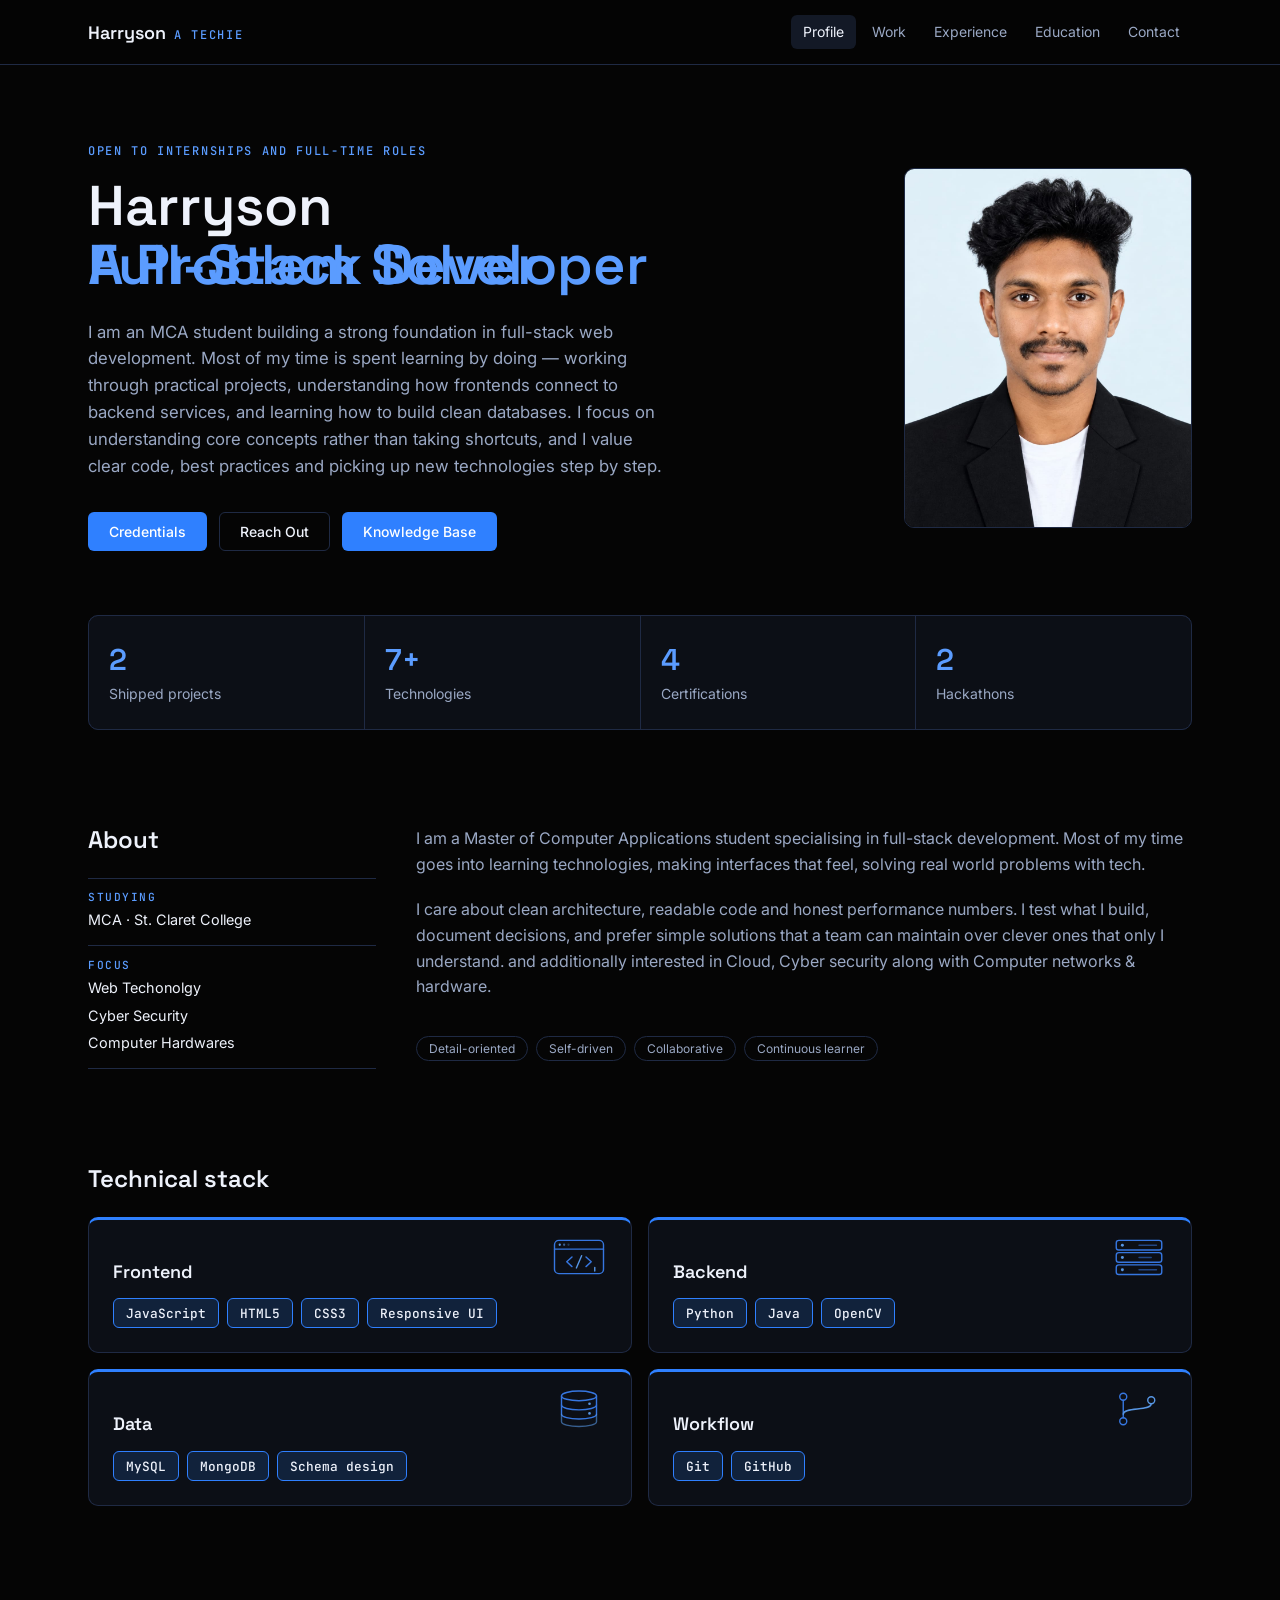
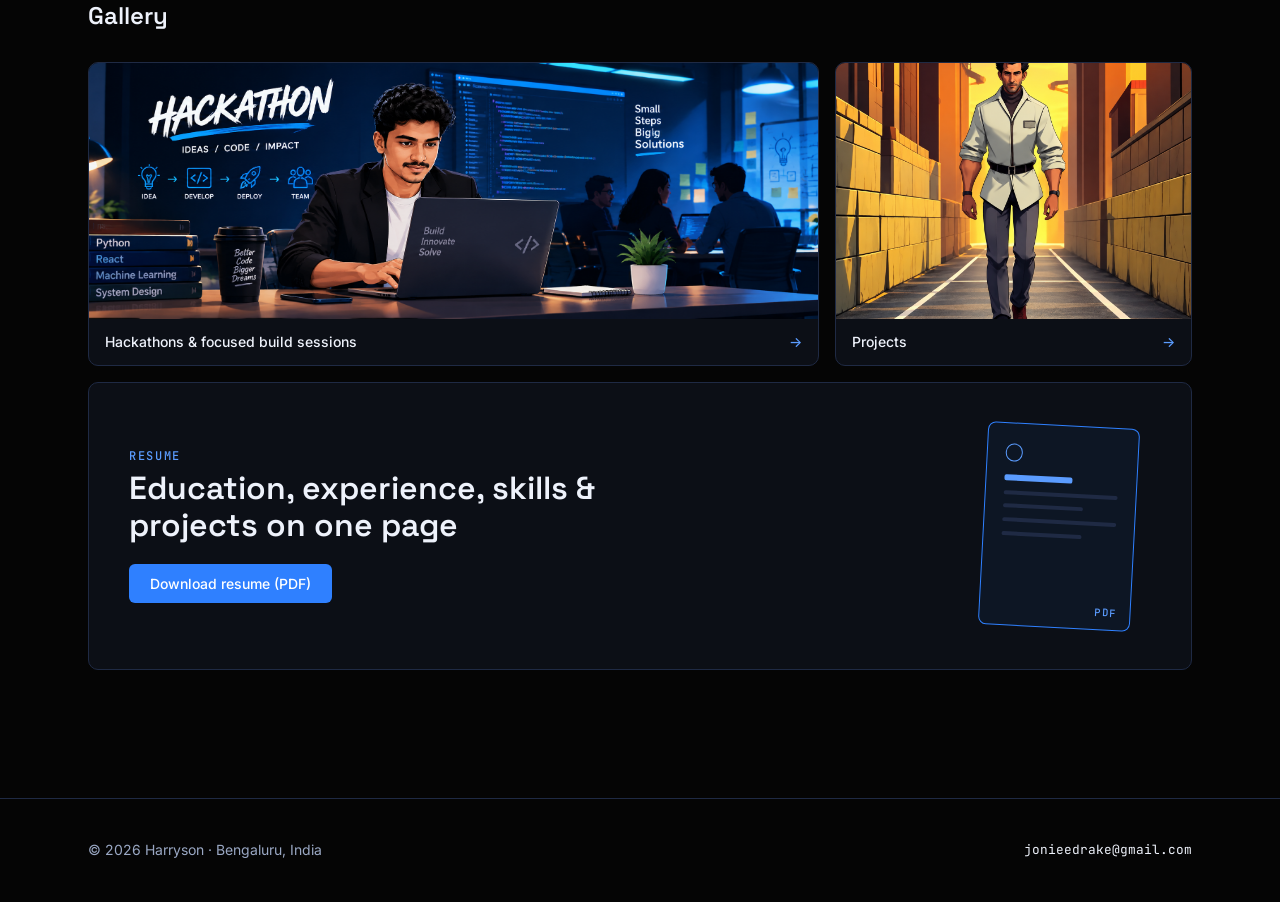
<file: index.html>
<!DOCTYPE html>
<html lang="en">
<head>
  <meta charset="utf-8">
  <meta name="viewport" content="width=device-width, initial-scale=1">
  <title>Harryson — Full-Stack Developer</title>
  <meta name="author" content="Harryson">
  <meta name="description" content="Portfolio of Harryson, an MCA student and full-stack developer in Bengaluru building fast interfaces and reliable backend services.">
  <meta property="og:type" content="website">
  <meta property="og:title" content="Harryson — Full-Stack Developer">
  <meta property="og:description" content="Portfolio of Harryson, an MCA student and full-stack developer in Bengaluru building fast interfaces and reliable backend services.">
  <link rel="icon" href="favicon.ico" type="image/x-icon">
  <link rel="preconnect" href="https://fonts.googleapis.com">
  <link rel="preconnect" href="https://fonts.gstatic.com" crossorigin>
  <link rel="stylesheet" href="https://fonts.googleapis.com/css2?family=Space+Grotesk:wght@500;600;700&family=Inter:wght@400;500;600&family=JetBrains+Mono:wght@400;500&display=swap">
  <link rel="stylesheet" href="css/style.css">
  <style>
    /* Line-art icons on the right of each Technical stack card */
    .stack-art { flex: 0 0 auto; width: 56px; height: 42px; margin: -8px 0; color: #3b82f6; opacity: .9; }
    .stack-art .acc { stroke: #60a5fa; }
    .stack-art .fill { fill: #60a5fa; stroke: none; }
    .stack-art .blink { animation: artblink 1.4s steps(1) infinite; }
    .stack-art .pulse { animation: artpulse 2.2s ease-in-out infinite; }
    .stack-art .pulse2 { animation: artpulse 2.2s ease-in-out .7s infinite; }
    @keyframes artblink { 50% { opacity: 0; } }
    @keyframes artpulse { 0%, 100% { opacity: .35; } 50% { opacity: 1; } }
    @media (prefers-reduced-motion: reduce) { .stack-art .blink, .stack-art .pulse, .stack-art .pulse2 { animation: none; } }
  </style>
</head>
<body>
  <div class="page">

    <!-- ===== Header ===== -->
    <header class="site-header">
      <div class="container site-header__inner">
        <a class="brand" href="index.html">
          <span class="brand__name">Harryson</span>
          <span class="eyebrow brand__role brand__role--accent">A Techie</span>
        </a>
        <nav class="nav" aria-label="Main">
          <a href="index.html" aria-current="page">Profile</a>
          <a href="projects.html">Work</a>
          <a href="experience.html">Experience</a>
          <a href="education.html">Education</a>
          <a href="contact.html">Contact</a>
        </nav>
      </div>
    </header>

    <!-- ===== Content ===== -->
    <main class="container main">

    <!-- Hero -->
    <div class="hero">
      <section class="hero__text">
        <p class="eyebrow">Open to internships and full-time roles</p>
        <h1 class="hero__title">Harryson<span class="hero__swap"><span class="hero__swap-item hero__swap-item--a" aria-hidden="true">Full-Stack Developer</span><span class="hero__swap-item hero__swap-item--b">A Problem Solver</span></span></h1>
        <p class="hero__lead">I am an MCA student building a strong foundation in full-stack web development. Most of my time is spent learning by doing &mdash; working through practical projects, understanding how frontends connect to backend services, and learning how to build clean databases. I focus on understanding core concepts rather than taking shortcuts, and I value clear code, best practices and picking up new technologies step by step.</p>
        <div class="btn-row">
          <a class="btn btn--primary" href="experience.html">Credentials</a>
          <a class="btn btn--outline" href="contact.html">Reach Out</a>
          <a class="btn btn--primary" href="education.html">Knowledge Base</a>

        </div>
      </section>
      <figure class="panel hero__photo">
        <img src="images/photo.jpeg" alt="Harryson &mdash; Full-Stack Developer">
      </figure>
    </div>

    <!-- Stats -->
    <section class="stats">
      <div class="stat"><p class="stat__value">2</p><p class="stat__label">Shipped projects</p></div>
      <div class="stat"><p class="stat__value">7+</p><p class="stat__label">Technologies</p></div>
      <div class="stat"><p class="stat__value">4</p><p class="stat__label">Certifications</p></div>
      <div class="stat"><p class="stat__value">2</p><p class="stat__label">Hackathons</p></div>
    </section>

    <!-- About -->
    <section class="section about">
      <div class="about__side">
        <h2>About</h2>
        <ul class="about__facts">
          <li><span>Studying</span>MCA &middot; St. Claret College</li>
          <li><span>Focus</span>Web Techonolgy<p>Cyber Security</p><p>Computer Hardwares</p></li>
        </ul>
      </div>
      <div class="about__text">
        <p>I am a Master of Computer Applications student specialising in full-stack development. Most of my time goes into learning technologies, making interfaces that feel, solving real world problems with tech.</p>
        <p>I care about clean architecture, readable code and honest performance numbers. I test what I build, document decisions, and prefer simple solutions that a team can maintain over clever ones that only I understand.
        and additionally interested in Cloud, Cyber security along with Computer networks & hardware.</p>
        <ul class="tags tags--pill"><li class="tag tag--pill">Detail-oriented</li><li class="tag tag--pill">Self-driven</li><li class="tag tag--pill">Collaborative</li><li class="tag tag--pill">Continuous learner</li></ul>
      </div>
    </section>

    <!-- Technical stack -->
    <section class="section">
      <h2>Technical stack</h2>
      <div class="grid grid--2">

        <!-- Frontend: browser window with code brackets -->
        <div class="panel stack-card">
          <div class="stack-card__head"><h3>Frontend</h3>
            <svg class="stack-art" viewBox="0 0 64 48" fill="none" stroke="currentColor" stroke-width="1.6" stroke-linecap="round" stroke-linejoin="round" aria-hidden="true">
              <rect x="4" y="5" width="56" height="38" rx="5"/>
              <path d="M4 15h56"/>
              <circle class="fill" cx="10" cy="10" r="1.3"/><circle class="fill" cx="15" cy="10" r="1.3" opacity=".6"/><circle class="fill" cx="20" cy="10" r="1.3" opacity=".3"/>
              <path d="M24 24l-6 5.5 6 5.5"/>
              <path d="M40 24l6 5.5-6 5.5"/>
              <path class="acc" d="M35 22.5l-6 14"/>
              <path class="acc blink" d="M50 36v4"/>
            </svg>
          </div>
          <ul class="tags"><li class="tag">JavaScript</li><li class="tag">HTML5</li><li class="tag">CSS3</li><li class="tag">Responsive UI</li></ul>
        </div>

        <!-- Backend: server rack with status lights -->
        <div class="panel stack-card">
          <div class="stack-card__head"><h3>Backend</h3>
            <svg class="stack-art" viewBox="0 0 64 48" fill="none" stroke="currentColor" stroke-width="1.6" stroke-linecap="round" stroke-linejoin="round" aria-hidden="true">
              <rect x="6" y="5" width="52" height="11" rx="3"/>
              <rect x="6" y="19" width="52" height="11" rx="3"/>
              <rect x="6" y="33" width="52" height="11" rx="3"/>
              <circle class="fill pulse" cx="13" cy="10.5" r="1.7"/>
              <circle class="fill pulse2" cx="13" cy="24.5" r="1.7"/>
              <circle class="fill pulse" cx="13" cy="38.5" r="1.7"/>
              <path d="M32 10.5h20M32 24.5h14M32 38.5h20" opacity=".55"/>
            </svg>
          </div>
          <ul class="tags"><li class="tag">Python</li><li class="tag">Java</li><li class="tag">OpenCV</li></ul>
        </div>

        <!-- Data: database cylinder -->
        <div class="panel stack-card">
          <div class="stack-card__head"><h3>Data</h3>
            <svg class="stack-art" viewBox="0 0 64 48" fill="none" stroke="currentColor" stroke-width="1.6" stroke-linecap="round" stroke-linejoin="round" aria-hidden="true">
              <ellipse cx="32" cy="9" rx="20" ry="5.5"/>
              <path d="M12 9v10.5c0 3 9 5.5 20 5.5s20-2.500 20-5.500V9"/>
              <path d="M12 19.500V30c0 3 9 5.500 20 5.500s20-2.500 20-5.500V19.500"/>
              <path class="acc" d="M12 30v8.500c0 3 9 5.500 20 5.500s20-2.500 20-5.500V30" opacity=".6"/>
              <circle class="fill pulse" cx="44" cy="18" r="1.5"/>
              <circle class="fill pulse2" cx="44" cy="29" r="1.5"/>
            </svg>
          </div>
          <ul class="tags"><li class="tag">MySQL</li><li class="tag">MongoDB</li><li class="tag">Schema design</li></ul>
        </div>

        <!-- Workflow: git branch graph -->
        <div class="panel stack-card">
          <div class="stack-card__head"><h3>Workflow</h3>
            <svg class="stack-art" viewBox="0 0 64 48" fill="none" stroke="currentColor" stroke-width="1.6" stroke-linecap="round" stroke-linejoin="round" aria-hidden="true">
              <path d="M14 14v20"/>
              <path class="acc" d="M14 30c0-9 32-3 32-12"/>
              <circle cx="14" cy="10" r="4"/>
              <circle cx="14" cy="38" r="4"/>
              <circle class="pulse" cx="46" cy="14" r="4" stroke="#60a5fa"/>
            </svg>
          </div>
          <ul class="tags"><li class="tag">Git</li><li class="tag">GitHub</li></ul>
        </div>

      </div>
    </section>

    <!-- Gallery -->
    <section class="section">
      <h2>Gallery</h2>
      <div class="gallery">

        <!-- Projects card: tapping anywhere on it opens the Work page -->
        <a class="panel gallery__item gallery__item--wide gallery__link" href="hackathons.html" aria-label="Go to my projects">
          <img src="images/hackathons1.png" alt="Laptop with code open on a late-night desk setup" width="1280" height="896" loading="lazy">
          <span class="gallery__caption">Hackathons &amp; focused build sessions <span class="gallery__arrow" aria-hidden="true">&rarr;</span></span>
        </a>

        <!-- Hackathons card: opens the Hackathons page -->
        <a class="panel gallery__item gallery__link" href="projects.html" aria-label="Go to my hackathons">
          <img src="images/aitexttovideooutput1.png" alt="Team collaborating on laptops at a hackathon" width="1024" height="1024" loading="lazy">
          <span class="gallery__caption">Projects <span class="gallery__arrow" aria-hidden="true">&rarr;</span></span>
        </a>


        <div class="panel gallery__cta">
          <div class="gallery__cta-text">
            <p class="eyebrow">Resume</p>
            <h3>Education, experience, skills &amp; projects on one page</h3>
            <a class="btn btn--primary" href="assets/HARRYSON_RESUME.pdf" download>Download resume (PDF)</a>
          </div>
          <div class="cv-sheet" aria-hidden="true">
            <span class="cv-sheet__dot"></span>
            <span class="cv-sheet__line cv-sheet__line--title"></span>
            <span class="cv-sheet__line"></span>
            <span class="cv-sheet__line cv-sheet__line--short"></span>
            <span class="cv-sheet__line"></span>
            <span class="cv-sheet__line cv-sheet__line--short"></span>
            <span class="cv-sheet__tag">PDF</span>
          </div>
        </div>
      </div>
    </section>
    </main>

    <!-- ===== Footer ===== -->
    <footer class="site-footer">
      <div class="container site-footer__inner">
        <p>&copy; <span data-year>2026</span> Harryson &middot; Bengaluru, India</p>
        <a class="mono" href="mailto:jonieedrake@gmail.com">jonieedrake@gmail.com</a>
      </div>
    </footer>

  </div>
  <script src="js/main.js"></script>
</body>
</html>
</file>
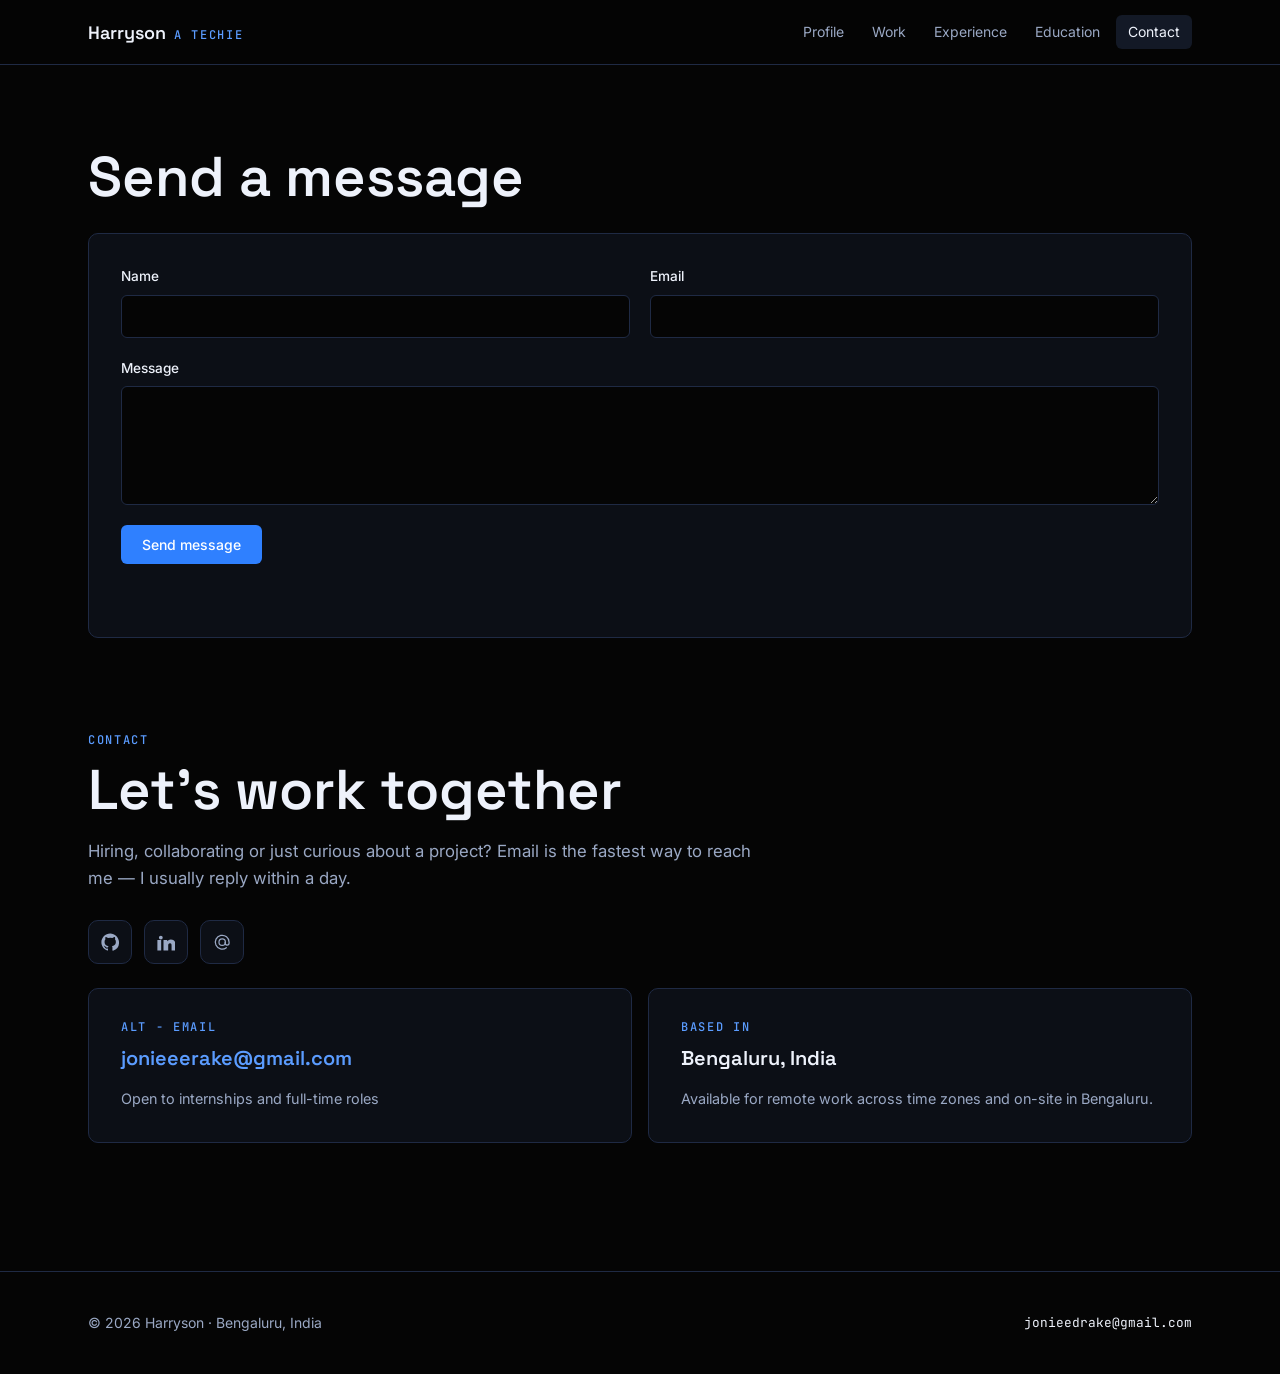
<file: contact.html>
<!DOCTYPE html>
<html lang="en">
<head>
  <meta charset="utf-8">
  <meta name="viewport" content="width=device-width, initial-scale=1">
  <title>Contact — Harryson</title>
  <meta name="author" content="Harryson">
  <meta name="description" content="Get in touch with Harryson, full-stack developer in Bengaluru, for internships, roles or project collaboration.">
  <meta property="og:type" content="website">
  <meta property="og:title" content="Contact — Harryson">
  <meta property="og:description" content="Get in touch with Harryson, full-stack developer in Bengaluru, for internships, roles or project collaboration.">
  <link rel="icon" href="favicon.ico" type="image/x-icon">
  <link rel="preconnect" href="https://fonts.googleapis.com">
  <link rel="preconnect" href="https://fonts.gstatic.com" crossorigin>
  <link rel="stylesheet" href="https://fonts.googleapis.com/css2?family=Space+Grotesk:wght@500;600;700&family=Inter:wght@400;500;600&family=JetBrains+Mono:wght@400;500&display=swap">
  <link rel="stylesheet" href="css/style.css">
</head>
<body>
  <div class="page">

    <!-- ===== Header ===== -->
    <header class="site-header">
      <div class="container site-header__inner">
        <a class="brand" href="index.html">
          <span class="brand__name">Harryson</span>
          <span class="eyebrow brand__role brand__role--accent">A Techie</span>
        </a>
        <nav class="nav" aria-label="Main">
          <a href="index.html">Profile</a>
          <a href="projects.html">Work</a>
          <a href="experience.html">Experience</a>
          <a href="education.html">Education</a>
          <a href="contact.html" aria-current="page">Contact</a>
        </nav>
      </div>
    </header>

    <!-- ===== Content ===== -->
    <main class="container main">
      <!-- Contact form: sends messages to your inbox through Formspree -->
      <section class="section section--first">
        <h1>Send a message</h1>
        <form class="form panel" id="contact-form" action="https://formspree.io/f/xeaonrzj" method="POST" novalidate>
          <div class="form__row">
            <label class="field">Name
              <input type="text" name="name" autocomplete="name" required>
            </label>
            <label class="field">Email
              <input type="email" name="email" autocomplete="email" required>
            </label>
          </div>
          <label class="field">Message
            <textarea name="message" rows="5" required></textarea>
          </label>
          <!-- Spam trap: real visitors never see or fill this -->
          <input type="text" name="_gotcha" class="visually-hidden" tabindex="-1" autocomplete="off">
          <div class="form__actions">
            <button class="btn btn--primary" type="submit">Send message</button>
          </div>
          <p class="form__status" id="form-status" role="status" aria-live="polite"></p>
        </form>
      </section>

      <div class="page-head contact-intro">
        <p class="eyebrow">Contact</p>
        <h1>Let&rsquo;s work together</h1>
        <p class="lead">Hiring, collaborating or just curious about a project? Email is the fastest way to reach me &mdash; I usually reply within a day.</p>

        <ul class="social-row">
          <li>
            <a class="social-icon" href="https://github.com/harry3243" target="_blank" rel="noopener" aria-label="GitHub">
              <svg viewBox="0 0 24 24" fill="currentColor" aria-hidden="true"><path d="M12 .5C5.73.5.5 5.73.5 12c0 5.09 3.29 9.4 7.86 10.93.58.1.79-.25.79-.56 0-.27-.01-1.17-.02-2.12-3.2.7-3.88-1.36-3.88-1.36-.52-1.34-1.28-1.7-1.28-1.7-1.04-.72.08-.7.08-.7 1.15.08 1.76 1.19 1.76 1.19 1.03 1.76 2.69 1.25 3.35.96.1-.75.4-1.25.73-1.54-2.55-.29-5.24-1.28-5.24-5.7 0-1.26.45-2.29 1.19-3.1-.12-.29-.52-1.46.11-3.05 0 0 .97-.31 3.18 1.18a11.06 11.06 0 0 1 5.79 0c2.2-1.49 3.17-1.18 3.17-1.18.64 1.59.24 2.76.12 3.05.74.81 1.18 1.84 1.18 3.1 0 4.43-2.69 5.4-5.25 5.69.41.36.78 1.07.78 2.16 0 1.56-.01 2.82-.01 3.2 0 .31.2.67.8.56A10.99 10.99 0 0 0 23.5 12c0-6.27-5.23-11.5-11.5-11.5Z"/></svg>
            </a>
          </li>
          <li>
            <a class="social-icon" href="https://www.linkedin.com/in/harry-son-a4b3ab2b1/" target="_blank" rel="noopener" aria-label="LinkedIn">
              <svg viewBox="0 0 24 24" fill="currentColor" aria-hidden="true"><path d="M4.98 3.5a2.5 2.5 0 1 1 0 5 2.5 2.5 0 0 1 0-5ZM.5 8.98h4.96V23H.5V8.98Zm7.98 0h4.76v1.92h.07c.66-1.25 2.28-2.57 4.7-2.57 5.03 0 5.96 3.31 5.96 7.62V23h-4.96v-6.13c0-1.46-.03-3.34-2.03-3.34-2.04 0-2.35 1.6-2.35 3.24V23H8.48V8.98Z"/></svg>
            </a>
          </li>
         <li>
  <a class="social-icon" href="https://mail.google.com/mail/?view=cm&fs=1&to=jonieedrake@gmail.com&su=Opportunity%20for%20Harryson" target="_blank" rel="noopener" aria-label="Email">
    <svg viewBox="0 0 24 24" fill="none" stroke="currentColor" stroke-width="1.6" aria-hidden="true"><circle cx="12" cy="12" r="4.2"/><path d="M15.8 12v1.2a2.6 2.6 0 0 0 5.2 0V12a9 9 0 1 0-3.6 7.2" stroke-linecap="round" stroke-linejoin="round"/></svg>
  </a>
</li>
        </ul>
      </div>

      <div class="grid grid--2">
        <div class="panel info-card">
          <p class="eyebrow">ALT - Email</p>
          <a class="info-card__value info-card__value--link" href="mailto:jonieedrake@gmail.com?subject=Opportunity%20for%20Harryson">jonieeerake@gmail.com</a>
          <p class="muted">Open to internships and full-time roles</p>
        </div>
        <div class="panel info-card">
          <p class="eyebrow">Based in</p>
          <p class="info-card__value">Bengaluru, India</p>
          <p class="muted">Available for remote work across time zones and on-site in Bengaluru.</p>
        </div>
      </div>

    </main>

    <!-- ===== Footer ===== -->
    <footer class="site-footer">
      <div class="container site-footer__inner">
        <p>&copy; <span data-year>2026</span> Harryson &middot; Bengaluru, India</p>
        <a class="mono" href="mailto:jonieedrake@gmail.com">jonieedrake@gmail.com</a>
      </div>
    </footer>

  </div>

  <!-- Contact form handler (must come before main.js) -->
  <script>
    (function () {
      var form = document.getElementById('contact-form');
      var statusEl = document.getElementById('form-status');
      if (!form) return;

      form.addEventListener('submit', function (e) {
        e.preventDefault();
        e.stopImmediatePropagation(); // blocks any old handler in main.js

        if (!form.checkValidity()) {
          statusEl.textContent = 'Please fill in all fields with a valid email.';
          return;
        }

        statusEl.textContent = 'Sending...';

        fetch(form.action, {
          method: 'POST',
          body: new FormData(form),
          headers: { 'Accept': 'application/json' }
        })
          .then(function (res) {
            if (res.ok) {
              statusEl.textContent = 'Thanks! Your message was sent.';
              form.reset();
            } else {
              statusEl.textContent = 'Something went wrong. Please email me directly.';
            }
          })
          .catch(function () {
            statusEl.textContent = 'Network error. Please try again.';
          });
      });
    })();
  </script>
  <script src="js/main.js"></script>
</body>
</html>
</file>
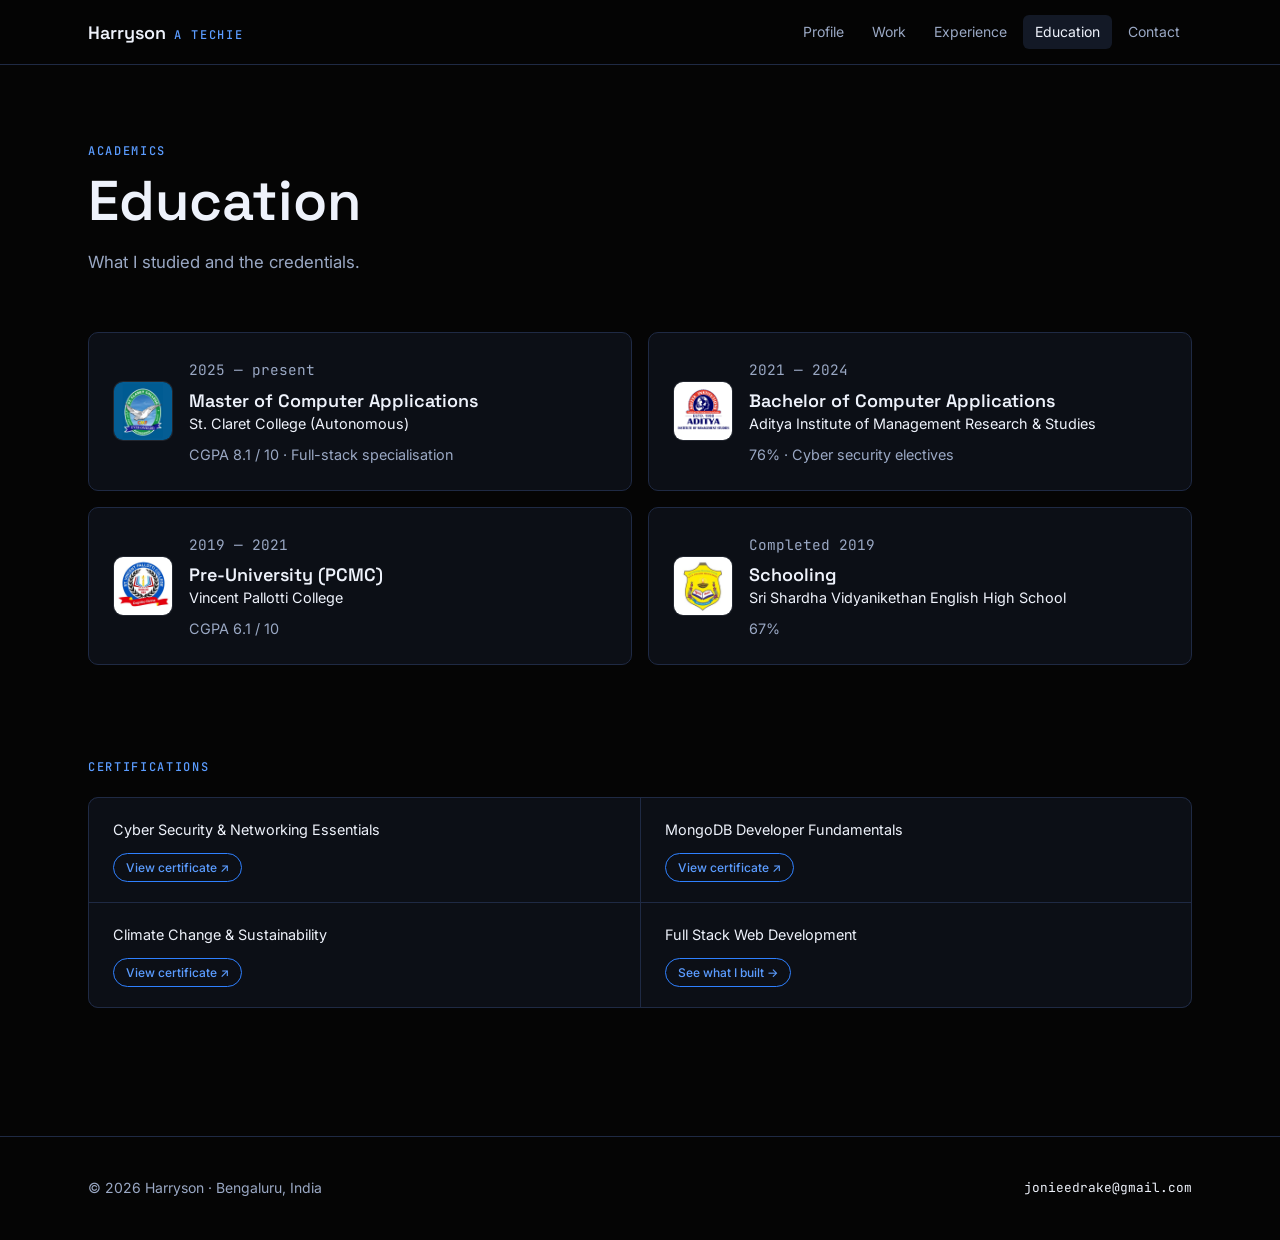
<file: education.html>
<!DOCTYPE html>
<html lang="en">
<head>
  <meta charset="utf-8">
  <meta name="viewport" content="width=device-width, initial-scale=1">
  <title>Education — Harryson</title>
  <meta name="author" content="Harryson">
  <meta name="description" content="Academic record and certifications of Harryson, MCA student and full-stack developer in Bengaluru.">
  <meta property="og:type" content="website">
  <meta property="og:title" content="Education — Harryson">
  <meta property="og:description" content="Academic record and certifications of Harryson, MCA student and full-stack developer in Bengaluru.">
  <link rel="icon" href="favicon.ico" type="image/x-icon">
  <link rel="preconnect" href="https://fonts.googleapis.com">
  <link rel="preconnect" href="https://fonts.gstatic.com" crossorigin>
  <link rel="stylesheet" href="https://fonts.googleapis.com/css2?family=Space+Grotesk:wght@500;600;700&family=Inter:wght@400;500;600&family=JetBrains+Mono:wght@400;500&display=swap">
  <link rel="stylesheet" href="css/style.css">
  <style>
    /* Institution logo tile on the left of each degree card */
    .degree.has-logo { display: flex; align-items: center; gap: 16px; }
    .degree__logo { position: relative; flex: 0 0 60px; width: 60px; height: 60px; border-radius: 10px;
      overflow: hidden; border: 1px solid rgba(255, 255, 255, .08); background: #0f141d;
      display: flex; align-items: center; justify-content: center; }
    /* Initials show behind the image; they remain visible if the image fails to load */
    .degree__logo::before { content: attr(data-initials); position: absolute;
      font-family: "JetBrains Mono", ui-monospace, monospace; font-size: 14px; color: #8fa3c4; }
    .degree__logo img { position: relative; width: 100%; height: 100%; object-fit: contain; display: block; }
    .degree__text { min-width: 0; }
  </style>
</head>
<body>
  <div class="page">

    <!-- ===== Header ===== -->
    <header class="site-header">
      <div class="container site-header__inner">
        <a class="brand" href="index.html">
          <span class="brand__name">Harryson</span>
          <span class="eyebrow brand__role brand__role--accent">A Techie</span>
        </a>
        <nav class="nav" aria-label="Main">
          <a href="index.html">Profile</a>
          <a href="projects.html">Work</a>
          <a href="experience.html">Experience</a>
          <a href="education.html" aria-current="page">Education</a>
          <a href="contact.html">Contact</a>
        </nav>
      </div>
    </header>

    <!-- ===== Content ===== -->
    <main class="container main">
      <div class="page-head">
        <p class="eyebrow">Academics</p>
        <h1>Education</h1>
        <p class="lead">What I studied and the credentials.</p>
      </div>

      <section class="section section--first">
        <div class="grid grid--2">

        <div class="panel degree has-logo">
          <span class="degree__logo" data-initials="SC"><img src="images/logos/st-claret.png" alt="St. Claret College logo" onerror="this.remove()"></span>
          <div class="degree__text">
            <span class="mono muted">2025 — present</span>
            <h3>Master of Computer Applications</h3>
            <p class="degree__school">St. Claret College (Autonomous)</p>
            <p class="muted">CGPA 8.1 / 10 · Full-stack specialisation</p>
          </div>
        </div>

        <div class="panel degree has-logo">
          <span class="degree__logo" data-initials="AI"><img src="images/logos/aditya.png" alt="Aditya Institute logo" onerror="this.remove()"></span>
          <div class="degree__text">
            <span class="mono muted">2021 — 2024</span>
            <h3>Bachelor of Computer Applications</h3>
            <p class="degree__school">Aditya Institute of Management Research &amp; Studies</p>
            <p class="muted">76% · Cyber security electives</p>
          </div>
        </div>

        <div class="panel degree has-logo">
          <span class="degree__logo" data-initials="VP"><img src="images/logos/vincent-pallotti.png" alt="Vincent Pallotti College logo" onerror="this.remove()"></span>
          <div class="degree__text">
            <span class="mono muted">2019 — 2021</span>
            <h3>Pre-University (PCMC)</h3>
            <p class="degree__school">Vincent Pallotti College</p>
            <p class="muted">CGPA 6.1 / 10</p>
          </div>
        </div>

        <div class="panel degree has-logo">
          <span class="degree__logo" data-initials="SS"><img src="images/logos/sri-shardha.png" alt="Sri Shardha Vidyanikethan logo" onerror="this.remove()"></span>
          <div class="degree__text">
            <span class="mono muted">Completed 2019</span>
            <h3>Schooling</h3>
            <p class="degree__school">Sri Shardha Vidyanikethan English High School</p>
            <p class="muted">67%</p>
          </div>
        </div>

        </div>
      </section>

      <section class="section">
        <p class="eyebrow">Certifications</p>
        <ul class="cert-list">
          <li class="cert">
            <span class="cert__name">Cyber Security &amp; Networking Essentials</span>
            <a class="cert__link" href="assets/certificates/Cyber Security certificate.jpeg" target="_blank" rel="noopener">View certificate &nearr;</a>
          </li>
          <li class="cert">
            <span class="cert__name">MongoDB Developer Fundamentals</span>
            <a class="cert__link" href="assets/certificates/mongooDB certificates.pdf" target="_blank" rel="noopener">View certificate &nearr;</a>
          </li>
          <li class="cert">
            <span class="cert__name">Climate Change &amp; Sustainability</span>
            <a class="cert__link" href="assets/certificates/TERI certificate.jpeg" target="_blank" rel="noopener">View certificate &nearr;</a>
          </li>
          <li class="cert">
            <span class="cert__name">Full Stack Web Development</span>
            <a class="cert__link" href="projects.html">See what I built &rarr;</a>
          </li>
        </ul>
      </section>
    </main>

    <!-- ===== Footer ===== -->
    <footer class="site-footer">
      <div class="container site-footer__inner">
        <p>&copy; <span data-year>2026</span> Harryson &middot; Bengaluru, India</p>
        <a class="mono" href="mailto:jonieedrake@gmail.com">jonieedrake@gmail.com</a>
      </div>
    </footer>

  </div>
  <script src="js/main.js"></script>
</body>
</html>
</file>
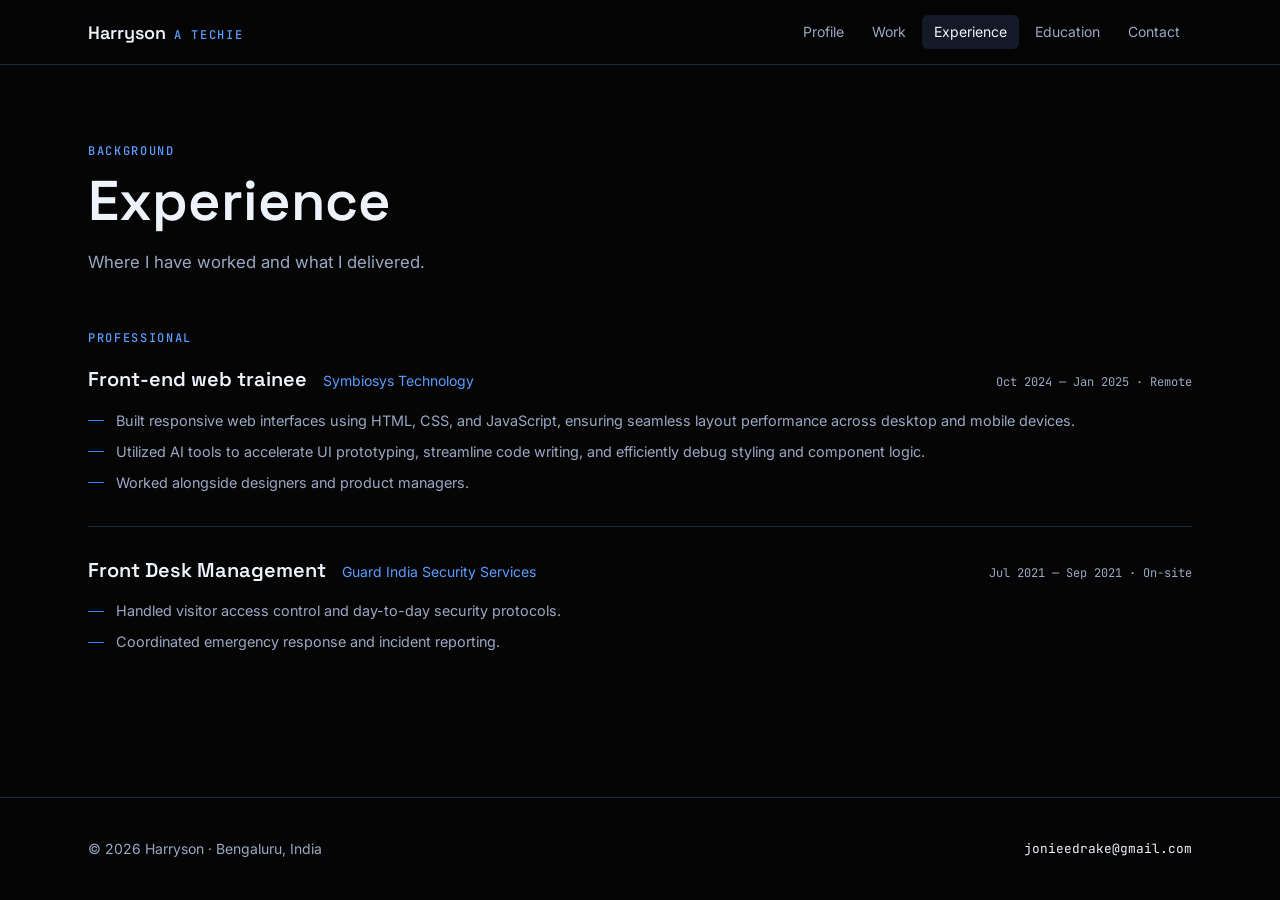
<file: experience.html>
<!DOCTYPE html>
<html lang="en">
<head>
  <meta charset="utf-8">
  <meta name="viewport" content="width=device-width, initial-scale=1">
  <title>Experience — Harryson</title>
  <meta name="author" content="Harryson">
  <meta name="description" content="Internship and professional experience of Harryson, full-stack developer and MCA student in Bengaluru.">
  <meta property="og:type" content="website">
  <meta property="og:title" content="Experience — Harryson">
  <meta property="og:description" content="Internship and professional experience of Harryson, full-stack developer and MCA student in Bengaluru.">
  <link rel="icon" href="favicon.ico" type="image/x-icon">
  <link rel="preconnect" href="https://fonts.googleapis.com">
  <link rel="preconnect" href="https://fonts.gstatic.com" crossorigin>
  <link rel="stylesheet" href="https://fonts.googleapis.com/css2?family=Space+Grotesk:wght@500;600;700&family=Inter:wght@400;500;600&family=JetBrains+Mono:wght@400;500&display=swap">
  <link rel="stylesheet" href="css/style.css">
</head>
<body>
  <div class="page">

    <!-- ===== Header ===== -->
    <header class="site-header">
      <div class="container site-header__inner">
        <a class="brand" href="index.html">
          <span class="brand__name">Harryson</span>
          <span class="eyebrow brand__role brand__role--accent">A Techie</span>
        </a>
        <nav class="nav" aria-label="Main">
          <a href="index.html">Profile</a>
          <a href="projects.html">Work</a>
          <a href="experience.html" aria-current="page">Experience</a>
          <a href="education.html">Education</a>
          <a href="contact.html">Contact</a>
        </nav>
      </div>
    </header>

    <!-- ===== Content ===== -->
    <main class="container main">
      <div class="page-head">
        <p class="eyebrow">Background</p>
        <h1>Experience</h1>
        <p class="lead">Where I have worked and what I delivered.</p>
      </div>

      <section class="section section--first">
        <p class="eyebrow">Professional</p>
        <div class="job-list">
        <article class="job">
          <div class="job__head">
            <h2>Front-end web trainee</h2>
            <span class="job__company">Symbiosys Technology</span>
            <span class="job__meta">Oct 2024 — Jan 2025 · Remote</span>
          </div>
          <ul class="job__list">
            <li>Built responsive web interfaces using HTML, CSS, and JavaScript, ensuring seamless layout performance across desktop and mobile devices.</li>
            <li>Utilized AI tools to accelerate UI prototyping, streamline code writing, and efficiently debug styling and component logic.</li>
            <li>Worked alongside designers and product managers.</li>
          </ul>
        </article>
        <article class="job">
          <div class="job__head">
            <h2>Front Desk Management</h2>
            <span class="job__company">Guard India Security Services</span>
            <span class="job__meta">Jul 2021 — Sep 2021 · On-site</span>
          </div>
          <ul class="job__list">
            <li>Handled visitor access control and day-to-day security protocols.</li>
            <li>Coordinated emergency response and incident reporting.</li>
          </ul>
        </article>
        </div>
      </section>
    </main>

    <!-- ===== Footer ===== -->
    <footer class="site-footer">
      <div class="container site-footer__inner">
        <p>&copy; <span data-year>2026</span> Harryson &middot; Bengaluru, India</p>
        <a class="mono" href="mailto:jonieedrake@gmail.com">jonieedrake@gmail.com</a>
      </div>
    </footer>

  </div>
  <script src="js/main.js"></script>
</body>
</html>
</file>
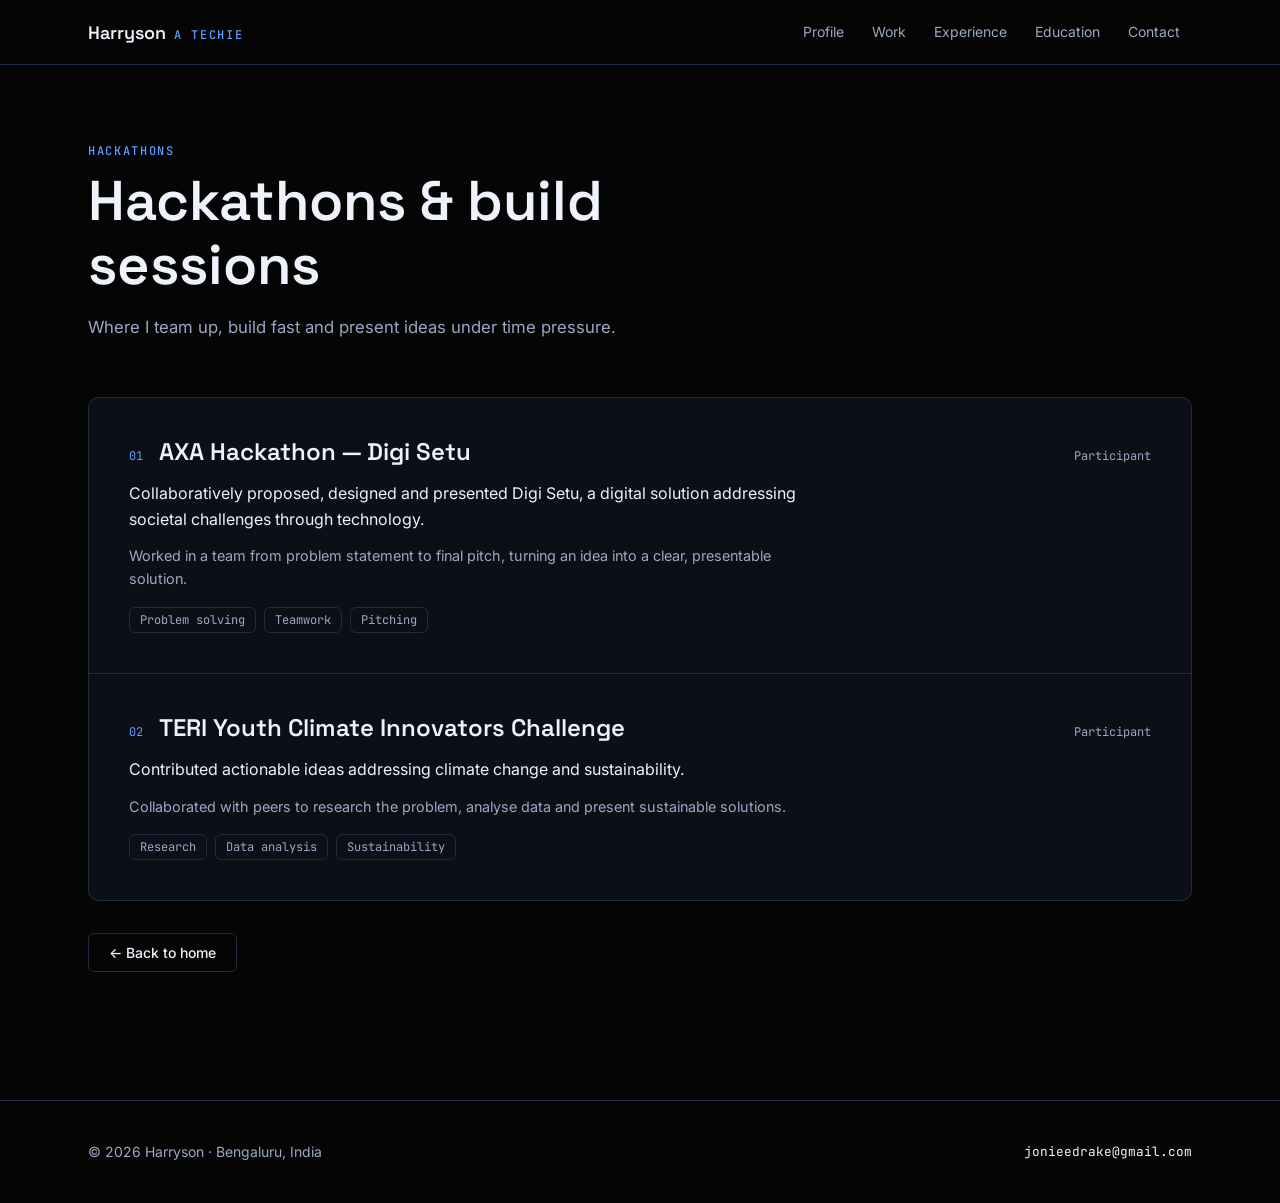
<file: hackathons.html>
<!DOCTYPE html>
<html lang="en">
<head>
  <meta charset="utf-8">
  <meta name="viewport" content="width=device-width, initial-scale=1">
  <title>Hackathons — Harryson</title>
  <meta name="author" content="Harryson">
  <meta name="description" content="Hackathons and challenges Harryson has taken part in: the AXA Hackathon (Digi Setu) and the TERI Youth Climate Innovators Challenge.">
  <meta property="og:type" content="website">
  <meta property="og:title" content="Hackathons — Harryson">
  <meta property="og:description" content="Hackathons and challenges Harryson has taken part in: the AXA Hackathon (Digi Setu) and the TERI Youth Climate Innovators Challenge.">
  <link rel="icon" href="favicon.ico" type="image/x-icon">
  <link rel="preconnect" href="https://fonts.googleapis.com">
  <link rel="preconnect" href="https://fonts.gstatic.com" crossorigin>
  <link rel="stylesheet" href="https://fonts.googleapis.com/css2?family=Space+Grotesk:wght@500;600;700&family=Inter:wght@400;500;600&family=JetBrains+Mono:wght@400;500&display=swap">
  <link rel="stylesheet" href="css/style.css">
</head>
<body>
  <div class="page">

    <!-- ===== Header ===== -->
    <header class="site-header">
      <div class="container site-header__inner">
        <a class="brand" href="index.html">
          <span class="brand__name">Harryson</span>
          <span class="eyebrow brand__role brand__role--accent">A Techie</span>
        </a>
        <nav class="nav" aria-label="Main">
          <a href="index.html">Profile</a>
          <a href="projects.html">Work</a>
          <a href="experience.html">Experience</a>
          <a href="education.html">Education</a>
          <a href="contact.html">Contact</a>
        </nav>
      </div>
    </header>

    <!-- ===== Content ===== -->
    <main class="container main">
      <div class="page-head">
        <p class="eyebrow">Hackathons</p>
        <h1>Hackathons &amp; build sessions</h1>
        <p class="lead">Where I team up, build fast and present ideas under time pressure.</p>
      </div>

      <div class="project-list">
        <article class="project">
          <div class="project__head">
            <span class="project__num">01</span>
            <h2>AXA Hackathon — Digi Setu</h2>
            <span class="project__meta">Participant</span>
          </div>
          <p class="project__lead">Collaboratively proposed, designed and presented Digi Setu, a digital solution addressing societal challenges through technology.</p>
          <p class="project__detail">Worked in a team from problem statement to final pitch, turning an idea into a clear, presentable solution.</p>
          <ul class="tags"><li class="tag">Problem solving</li><li class="tag">Teamwork</li><li class="tag">Pitching</li></ul>
        </article>
        <article class="project">
          <div class="project__head">
            <span class="project__num">02</span>
            <h2>TERI Youth Climate Innovators Challenge</h2>
            <span class="project__meta">Participant</span>
          </div>
          <p class="project__lead">Contributed actionable ideas addressing climate change and sustainability.</p>
          <p class="project__detail">Collaborated with peers to research the problem, analyse data and present sustainable solutions.</p>
          <ul class="tags"><li class="tag">Research</li><li class="tag">Data analysis</li><li class="tag">Sustainability</li></ul>
        </article>
      </div>
      <div class="btn-row"><a class="btn btn--outline" href="index.html">&larr; Back to home</a></div>
    </main>

    <!-- ===== Footer ===== -->
    <footer class="site-footer">
      <div class="container site-footer__inner">
        <p>&copy; <span data-year>2026</span> Harryson &middot; Bengaluru, India</p>
        <a class="mono" href="mailto:jonieedrake@gmail.com">jonieedrake@gmail.com</a>
      </div>
    </footer>

  </div>
  <script src="js/main.js"></script>
</body>
</html>
</file>
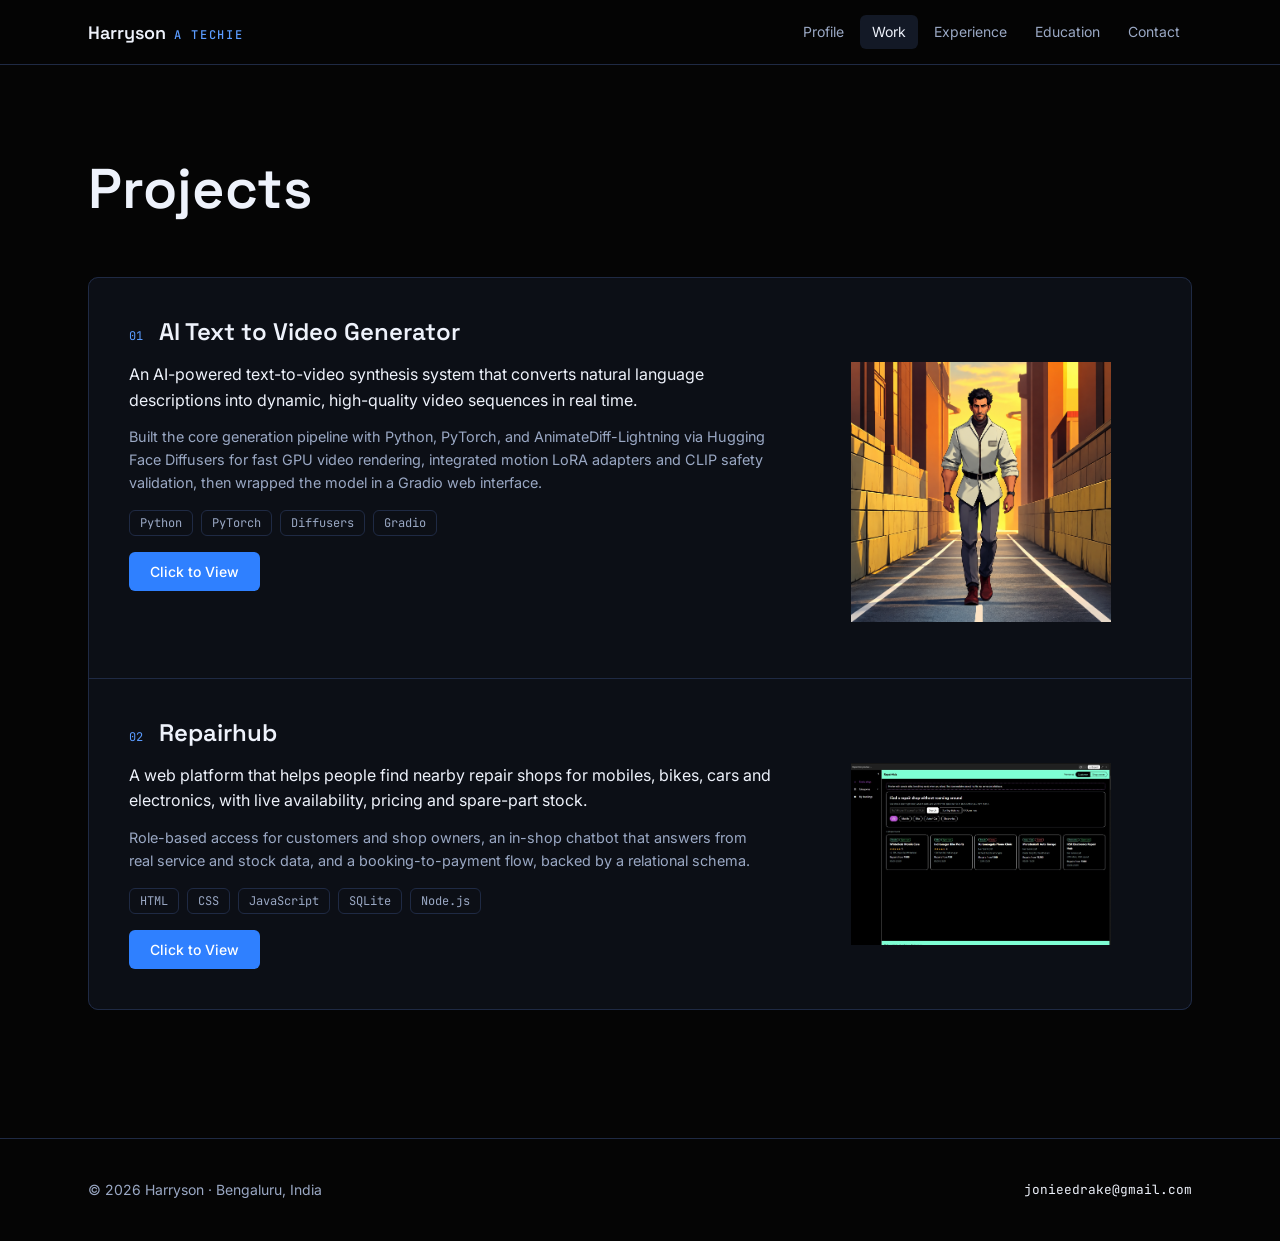
<file: projects.html>
<!DOCTYPE html>
<html lang="en">
<head>
  <meta charset="utf-8">
  <meta name="viewport" content="width=device-width, initial-scale=1">
  <title>Selected Work — Harryson</title>
  <meta name="author" content="Harryson">
  <meta name="description" content="Selected projects by Harryson: an AI text-to-video generator and a recruitment management system.">
  <meta property="og:type" content="website">
  <meta property="og:title" content="Selected Work — Harryson">
  <meta property="og:description" content="Selected projects by Harryson: an AI text-to-video generator and a recruitment management system.">
  <link rel="icon" href="favicon.ico" type="image/x-icon">
  <link rel="preconnect" href="https://fonts.googleapis.com">
  <link rel="preconnect" href="https://fonts.gstatic.com" crossorigin>
  <link rel="stylesheet" href="https://fonts.googleapis.com/css2?family=Space+Grotesk:wght@500;600;700&family=Inter:wght@400;500;600&family=JetBrains+Mono:wght@400;500&display=swap">
  <link rel="stylesheet" href="css/style.css">
  <style>
    /* Two-column project body: text left, minimal tech visual right */
    .project__body { display: grid; grid-template-columns: minmax(0, 1fr) minmax(0, 340px); gap: 40px; align-items: start; }
    @media (max-width: 860px) { .project__body { grid-template-columns: 1fr; gap: 24px; } }

    .viz { --v-bg: #080b11; --v-line: #1f2635; --v-text: #8fa3c4; --v-dim: #55627d; --v-accent: #3b82f6; --v-ok: #34d399;
      background: var(--v-bg); border: 1px solid var(--v-line); border-radius: 12px; overflow: hidden;
      font-family: "JetBrains Mono", ui-monospace, monospace; font-size: 12.5px; line-height: 1.7; color: var(--v-text); }
    .viz__bar { display: flex; align-items: center; gap: 6px; padding: 9px 12px; border-bottom: 1px solid var(--v-line); }
    .viz__bar i { width: 8px; height: 8px; border-radius: 50%; background: var(--v-line); display: block; }
    .viz__bar span { margin-left: 8px; color: var(--v-dim); font-size: 11.5px; }
    .viz__body { padding: 14px 16px; }
    .viz .ok { color: var(--v-ok); }
    .viz .acc { color: var(--v-accent); }
    .viz .dim { color: var(--v-dim); }

    /* Project 1: terminal + film strip */
    .cursor { display: inline-block; width: 7px; height: 14px; background: var(--v-accent); vertical-align: -2px; animation: blink 1.1s steps(1) infinite; }
    @keyframes blink { 50% { opacity: 0; } }
    .bar { letter-spacing: 1px; }
    .strip { display: grid; grid-template-columns: repeat(8, 1fr); gap: 4px; padding: 0 16px 16px; }
    .strip i { aspect-ratio: 1 / 1.2; border-radius: 3px; border: 1px solid var(--v-line); background: linear-gradient(160deg, rgba(59,130,246,.35), rgba(59,130,246,.04)); }
    .strip i:nth-child(2n) { opacity: .75; } .strip i:nth-child(3n) { opacity: .55; } .strip i:nth-child(4n) { opacity: .4; }

    /* Project 2: pipeline + access matrix */
    .flow { display: flex; flex-wrap: wrap; align-items: center; gap: 4px; margin-bottom: 14px; font-size: 12px; }
    .flow b { font-weight: 500; padding: 2px 6px; border: 1px solid var(--v-line); border-radius: 999px; }
    .flow b.on { color: var(--v-accent); border-color: var(--v-accent); }
    .flow em { font-style: normal; color: var(--v-dim); }
    .matrix { width: 100%; border-collapse: collapse; }
    .matrix th, .matrix td { text-align: center; padding: 4px 6px; border-top: 1px solid var(--v-line); font-weight: 400; }
    .matrix th:first-child, .matrix td:first-child { text-align: left; }
    .matrix thead th { color: var(--v-dim); border-top: 0; font-size: 11px; }
  </style>
</head>
<body>
  <div class="page">

    <!-- ===== Header ===== -->
    <header class="site-header">
      <div class="container site-header__inner">
        <a class="brand" href="index.html">
          <span class="brand__name">Harryson</span>
          <span class="eyebrow brand__role brand__role--accent">A Techie</span>
        </a>
        <nav class="nav" aria-label="Main">
          <a href="index.html">Profile</a>
          <a href="projects.html" aria-current="page">Work</a>
          <a href="experience.html">Experience</a>
          <a href="education.html">Education</a>
          <a href="contact.html">Contact</a>
        </nav>
      </div>
    </header>

    <!-- ===== Content ===== -->
    <main class="container main">
      <div class="page-head">
        <h1>Projects</h1>
        <p class="lead"></p>
      </div>

      <div class="project-list">

        <!-- ===== Project 01 ===== -->
        <article class="project">
          <div class="project__head">
            <span class="project__num">01</span>
            <h2>AI Text to Video Generator</h2>
          </div>
          <div class="project__body">
            <div class="project__text">
              <p class="project__lead">An AI-powered text-to-video synthesis system that converts natural language descriptions into dynamic, high-quality video sequences in real time.</p>
              <p class="project__detail">Built the core generation pipeline with Python, PyTorch, and AnimateDiff-Lightning via Hugging Face Diffusers for fast GPU video rendering, integrated motion LoRA adapters and CLIP safety validation, then wrapped the model in a Gradio web interface.</p>
              <ul class="tags"><li class="tag">Python</li><li class="tag">PyTorch</li><li class="tag">Diffusers</li><li class="tag">Gradio</li></ul>
              <p style="margin-top:16px;">
                <a class="btn btn--primary" href="https://harry3243.github.io/text-to-video-site/" target="_blank" rel="noopener">Click to View</a>
                <!-- When you have a live demo link, add another button here:
                <a class="btn" href="YOUR-LIVE-LINK" target="_blank" rel="noopener">Try live demo</a> -->
              </p>
            </div>

            <figure class="shot">
              <img src="images/aitexttovideooutput1.png" alt="AI Text to Video Generator interface" loading="lazy">
            </figure>
          </div>
        </article>

        <!-- ===== Project 02 ===== -->
        <article class="project">
          <div class="project__head">
            <span class="project__num">02</span>
            <h2>Repairhub</h2>
          </div>
          <div class="project__body">
            <div class="project__text">
              <p class="project__lead">A web platform that helps people find nearby repair shops for mobiles, bikes, cars and electronics, with live availability, pricing and spare-part stock.</p>
              <p class="project__detail">Role-based access for customers and shop owners, an in-shop chatbot that answers from real service and stock data, and a booking-to-payment flow, backed by a relational schema.</p>
              <ul class="tags"><li class="tag">HTML</li><li class="tag">CSS</li><li class="tag">JavaScript</li><li class="tag">SQLite</li><li class="tag">Node.js</li></ul>
              <p style="margin-top:16px;">
                <a class="btn btn--primary" href="https://repairhub-dc9f.onrender.com" target="_blank" rel="noopener">Click to View</a>
                <!-- When you have a live demo link, add another button here:
                <a class="btn" href="YOUR-LIVE-LINK" target="_blank" rel="noopener">Try live demo</a> -->
              </p>
            </div>


            <figure class="shot">
              <img src="images/Repairhub.jpg" alt="AI Text to Video Generator interface" loading="lazy">
            </figure>
          </div>
        </article>

      </div>
    </main>

    <!-- ===== Footer ===== -->
    <footer class="site-footer">
      <div class="container site-footer__inner">
        <p>&copy; <span data-year>2026</span> Harryson &middot; Bengaluru, India</p>
        <a class="mono" href="mailto:jonieedrake@gmail.com">jonieedrake@gmail.com</a>
      </div>
    </footer>

  </div>
  <script src="js/main.js"></script>
</body>
</html>
</file>
<file: css/style.css>
/* ==========================================================================
   Harryson Portfolio - style.css
   Sections: 1 Tokens · 2 Base · 3 Layout · 4 Header · 5 Buttons · 6 Panels
             7 Home · 8 Work · 9 Experience · 10 Education · 11 Contact
             12 Footer · 13 Responsive
   ========================================================================== */

/* 1. Design tokens ------------------------------------------------------- */
:root {
  --bg: #050505;            /* black */
  --card: #0c0f16;
  --secondary: #131926;
  --border: #1f2a44;
  --text: #eef2fb;
  --muted: #9aa8c4;
  --primary: #2f80ff;       /* blue: buttons, borders */
  --primary-text: #ffffff;  /* text on blue buttons */
  --accent: #5b9cff;        /* lighter blue for text and labels */
  --radius: 10px;
  --font-body: "Inter", system-ui, sans-serif;
  --font-display: "Space Grotesk", "Inter", sans-serif;
  --font-mono: "JetBrains Mono", ui-monospace, monospace;
}

/* 2. Base ---------------------------------------------------------------- */
*, *::before, *::after { box-sizing: border-box; }
html { scroll-behavior: smooth; }
body {
  margin: 0;
  background: var(--bg);
  color: var(--text);
  font: 400 16px/1.6 var(--font-body);
  -webkit-font-smoothing: antialiased;
}
h1, h2, h3 { margin: 0; font-family: var(--font-display); font-weight: 600; line-height: 1.15; }
h1 { font-size: clamp(2.25rem, 5vw, 3.5rem); }
h2 { font-size: 1.5rem; }
h3 { font-size: 1.125rem; }
p { margin: 0; }
ul { margin: 0; padding: 0; list-style: none; }
img { display: block; max-width: 100%; }
a { color: inherit; text-decoration: none; }
:focus-visible { outline: 2px solid var(--primary); outline-offset: 3px; }

.eyebrow { font: 500 0.75rem/1 var(--font-mono); letter-spacing: 0.14em; text-transform: uppercase; color: var(--accent); }
.mono { font-family: var(--font-mono); font-size: 0.8rem; }
.muted { color: var(--muted); font-size: 0.9rem; }
.lead { margin-top: 1rem; max-width: 42rem; color: var(--muted); font-size: 1.05rem; }
.visually-hidden { position: absolute; left: -9999px; width: 1px; height: 1px; overflow: hidden; }

/* 3. Layout -------------------------------------------------------------- */
.page { display: flex; flex-direction: column; min-height: 100vh; }
.container { width: 100%; max-width: 72rem; margin: 0 auto; padding: 0 1.5rem; }
.main { flex: 1; padding-top: 5rem; padding-bottom: 2rem; }
.page-head { max-width: 42rem; margin-bottom: 3.5rem; }
.page-head h1 { margin-top: 0.75rem; }
.section { margin-top: 6rem; }
.section h2 { margin-top: 0.75rem; }
.section--first { margin-top: 0; }
.grid { display: grid; gap: 1rem; margin-top: 1.5rem; }
.grid--2 { grid-template-columns: repeat(2, 1fr); }

/* Tags / chips */
.tags { display: flex; flex-wrap: wrap; gap: 0.5rem; margin-top: 1rem; }
.tag { padding: 0.25rem 0.625rem; border-radius: 6px; background: var(--secondary); font: 0.75rem var(--font-mono); }
.tag--pill { border: 1px solid var(--border); background: none; border-radius: 999px; font-family: var(--font-body); padding: 0.25rem 0.75rem; }

/* 4. Header -------------------------------------------------------------- */
.site-header { position: sticky; top: 0; z-index: 40; border-bottom: 1px solid var(--border); background: rgba(5, 5, 5, 0.85); backdrop-filter: blur(10px); }
.site-header__inner { display: flex; align-items: center; justify-content: space-between; gap: 1.5rem; min-height: 4rem; }
.brand { display: flex; align-items: baseline; gap: 0.5rem; }
.brand__name { font: 600 1.125rem var(--font-display); }
.brand__role { color: var(--muted); }
.brand__role--accent { color: var(--accent); }
.nav { display: flex; gap: 0.25rem; font-size: 0.875rem; }
.nav a { padding: 0.375rem 0.75rem; border-radius: 6px; color: var(--muted); transition: color 0.2s; }
.nav a:hover { color: var(--text); }
.nav a[aria-current="page"] { color: var(--text); background: var(--secondary); }

/* 5. Buttons ------------------------------------------------------------- */
.btn { display: inline-flex; align-items: center; justify-content: center; padding: 0.625rem 1.25rem; border-radius: 6px; border: 1px solid transparent; font: 500 0.875rem var(--font-body); cursor: pointer; transition: opacity 0.2s, background 0.2s; }
.btn--primary { background: var(--primary); color: var(--primary-text); }
.btn--primary:hover { opacity: 0.9; }
.btn--outline { border-color: var(--border); color: var(--text); }
.btn--outline:hover { background: var(--secondary); }
.btn--ghost { border-color: var(--primary); color: var(--accent); }
.btn--ghost:hover { background: var(--secondary); }
.btn-row { display: flex; flex-wrap: wrap; gap: 0.75rem; margin-top: 2rem; }

/* 6. Panels -------------------------------------------------------------- */
.panel { background: var(--card); border: 1px solid var(--border); border-radius: var(--radius); }

/* 7. Home ---------------------------------------------------------------- */
.hero { display: grid; grid-template-columns: 1fr auto; align-items: center; gap: 3rem; }
.hero__text { max-width: 48rem; }
.hero__title { margin-top: 1.25rem; line-height: 1.05; }
.hero__title span { display: block; color: var(--accent); }
/* Big word swaps: Full-Stack Developer <-> A Problem Solver */
.hero__title .hero__swap { display: grid; }
.hero__swap-item { grid-area: 1 / 1; }
.hero__swap-item--a { animation: swap-out 8s ease-in-out infinite; }
.hero__swap-item--b { animation: swap-in 8s ease-in-out infinite; }
@keyframes swap-out {
  0%, 38%   { opacity: 1; transform: translateY(0); }
  46%, 92%  { opacity: 0; transform: translateY(-0.35em); }
  100%      { opacity: 1; transform: translateY(0); }
}
@keyframes swap-in {
  0%, 38%   { opacity: 0; transform: translateY(0.35em); }
  46%, 92%  { opacity: 1; transform: translateY(0); }
  100%      { opacity: 0; transform: translateY(0.35em); }
}
.hero__lead { margin-top: 1.5rem; max-width: 36rem; color: var(--muted); font-size: 1.05rem; }
.hero__photo { position: relative; width: 18rem; aspect-ratio: 4 / 5; margin: 0; overflow: hidden; }
.hero__photo img { width: 100%; height: 100%; object-fit: cover; }

.stats { display: grid; grid-template-columns: repeat(4, 1fr); gap: 1px; margin-top: 4rem; overflow: hidden; border: 1px solid var(--border); border-radius: var(--radius); background: var(--border); }
.stat { background: var(--card); padding: 1.5rem 1.25rem; }
.stat__value { font: 600 1.875rem var(--font-display); color: var(--accent); }
.stat__label { margin-top: 0.25rem; font-size: 0.875rem; color: var(--muted); }

.about { display: grid; grid-template-columns: minmax(0, 18rem) 1fr; gap: 2.5rem; }
.about__text { display: grid; align-content: start; gap: 1.25rem; color: var(--muted); }
.about__side h2, .section .about__side h2 { margin-top: 0; }
.about__facts { display: grid; margin-top: 1.5rem; border-top: 1px solid var(--border); }
.about__facts li { display: grid; gap: 0.3rem; padding: 0.85rem 0; border-bottom: 1px solid var(--border); font-size: 0.9rem; color: var(--text); }
.about__facts span { font: 500 0.7rem/1 var(--font-mono); letter-spacing: 0.14em; text-transform: uppercase; color: var(--accent); }

.stack-card { padding: 1.5rem; }
.stack-card__head { display: flex; align-items: baseline; justify-content: space-between; gap: 1rem; }
.stack-card__head span { font-size: 0.75rem; color: var(--muted); }

/* Highlighted skills (Technical stack) */
.stack-card { border-top: 3px solid var(--primary); }
.stack-card .tag {
  background: rgba(47, 128, 255, 0.16);
  border: 1px solid var(--primary);
  color: var(--text);
  font-weight: 500;
  font-size: 0.8rem;
  padding: 0.35rem 0.75rem;
  transition: background 0.2s, transform 0.2s;
}
.stack-card .tag:hover { background: var(--primary); transform: translateY(-2px); }

/* Gallery */
.gallery { display: grid; grid-template-columns: repeat(3, 1fr); gap: 1rem; margin-top: 2rem; }
.gallery__item { margin: 0; overflow: hidden; display: block; }
.gallery__item--wide { grid-column: span 2; }
.gallery__item img { width: 100%; height: 16rem; object-fit: cover; background: var(--secondary); transition: transform 0.5s; }
.gallery__item:hover img { transform: scale(1.05); }
.gallery__caption { display: flex; justify-content: space-between; padding: 0.75rem 1rem; font-size: 0.875rem; color: var(--muted); }
.gallery__link { cursor: pointer; transition: border-color 0.2s; }
.gallery__link:hover, .gallery__link:focus-visible { border-color: var(--primary); }
.gallery__link .gallery__caption { color: var(--text); font-weight: 500; }
.gallery__arrow { color: var(--accent); transition: transform 0.2s; }
.gallery__link:hover .gallery__arrow { transform: translateX(4px); }
.gallery__cta { grid-column: 1 / -1; min-height: 18rem; display: flex; flex-direction: row; justify-content: space-between; align-items: center; gap: 2rem; padding: 2.5rem 3.5rem 2.5rem 2.5rem; }
.gallery__cta-text { display: flex; flex-direction: column; align-items: flex-start; gap: 0.5rem; }

/* Minimal resume sheet (decoration) */
.cv-sheet { position: relative; flex: none; display: flex; flex-direction: column; gap: 0.6rem; width: 9.5rem; aspect-ratio: 3 / 4; padding: 1.25rem 1.1rem; border: 1px solid var(--primary); border-radius: 8px; background: rgba(47, 128, 255, 0.06); transform: rotate(3deg); transition: transform 0.3s; }
.gallery__cta:hover .cv-sheet { transform: rotate(0deg); }
.cv-sheet__dot { width: 1.1rem; height: 1.1rem; margin-bottom: 0.25rem; border-radius: 50%; border: 1px solid var(--accent); }
.cv-sheet__line { display: block; height: 4px; border-radius: 2px; background: var(--border); }
.cv-sheet__line--title { width: 60%; height: 6px; background: var(--accent); }
.cv-sheet__line--short { width: 70%; }
.cv-sheet__tag { position: absolute; right: 0.8rem; bottom: 0.7rem; font: 500 0.65rem/1 var(--font-mono); letter-spacing: 0.14em; color: var(--accent); }
.gallery__cta h3 { max-width: 34rem; font-size: clamp(1.4rem, 3vw, 2rem); }
.gallery__cta .btn { margin-top: 0.75rem; }

/* 8. Work ---------------------------------------------------------------- */
.project-list { display: grid; gap: 1px; overflow: hidden; border: 1px solid var(--border); border-radius: var(--radius); background: var(--border); }
.project { background: var(--card); padding: 2.5rem; }
.project__head { display: flex; flex-wrap: wrap; align-items: baseline; gap: 1rem; }
.project__head h2 { font-size: 1.5rem; margin: 0; }
.project__num { font: 0.75rem var(--font-mono); color: var(--accent); }
.project__meta { margin-left: auto; font: 0.75rem var(--font-mono); color: var(--muted); }
.project__lead { margin-top: 1rem; max-width: 42rem; }
.project__detail { margin-top: 0.75rem; max-width: 42rem; font-size: 0.9rem; color: var(--muted); }
.project .tag { background: none; border: 1px solid var(--border); color: var(--muted); }

/* 9. Experience ---------------------------------------------------------- */
.job-list { display: grid; gap: 2rem; margin-top: 1.5rem; }
.job { padding-top: 2rem; border-top: 1px solid var(--border); }
.job:first-child { padding-top: 0; border-top: 0; }
.job__head { display: flex; flex-wrap: wrap; align-items: baseline; gap: 0.25rem 1rem; }
.job__head h2 { font-size: 1.25rem; margin: 0; }
.job__company { font-size: 0.875rem; color: var(--accent); }
.job__meta { margin-left: auto; font: 0.75rem var(--font-mono); color: var(--muted); }
.job__list { display: grid; gap: 0.5rem; margin-top: 1rem; font-size: 0.9rem; color: var(--muted); }
.job__list li { display: flex; gap: 0.75rem; }
.job__list li::before { content: ""; flex: none; width: 1rem; height: 1px; margin-top: 0.8em; background: var(--primary); }

/* 10. Education ---------------------------------------------------------- */
.degree { padding: 1.5rem; }
.degree h3 { margin-top: 0.5rem; }
.degree__school { font-size: 0.9rem; }
.degree .muted { margin-top: 0.5rem; }

.cert-list { display: grid; grid-template-columns: repeat(2, 1fr); gap: 1px; margin-top: 1.5rem; overflow: hidden; border: 1px solid var(--border); border-radius: var(--radius); background: var(--border); }
.cert { display: flex; flex-direction: column; align-items: flex-start; gap: 0.75rem; padding: 1.25rem 1.5rem; background: var(--card); font-size: 0.9rem; }
.cert__desc { color: var(--muted); font-size: 0.85rem; line-height: 1.55; }
.cert__link { padding: 0.25rem 0.75rem; border: 1px solid var(--primary); border-radius: 999px; font-size: 0.75rem; font-weight: 500; color: var(--accent); transition: background 0.2s, color 0.2s; }
.cert__link:hover { background: var(--primary); color: var(--primary-text); }

/* 11. Contact ------------------------------------------------------------ */
.info-card { padding: 2rem; }
.info-card__value { display: block; margin: 0.75rem 0 1rem; font: 600 1.25rem var(--font-display); word-break: break-all; }
.info-card__value--link { color: var(--accent); }

.contact-intro { margin-top: 6rem; margin-bottom: 1rem; }

/* Social row */
.social-row { display: flex; gap: 0.75rem; margin-top: 1.75rem; }
.social-icon { display: inline-flex; align-items: center; justify-content: center; width: 2.75rem; height: 2.75rem; border-radius: 10px; border: 1px solid var(--border); background: var(--card); color: var(--muted); transition: border-color 0.2s, color 0.2s, background 0.2s, transform 0.2s; }
.social-icon svg { width: 1.15rem; height: 1.15rem; }
.social-icon:hover, .social-icon:focus-visible { border-color: var(--primary); color: var(--accent); background: rgba(47, 128, 255, 0.1); transform: translateY(-2px); }
.form { display: grid; gap: 1.25rem; margin-top: 1.5rem; padding: 2rem; width: 100%; }
.form__row { display: grid; grid-template-columns: 1fr 1fr; gap: 1.25rem; }
.field { display: grid; gap: 0.4rem; font-size: 0.85rem; font-weight: 500; }
.field input, .field textarea { width: 100%; padding: 0.7rem 0.85rem; border: 1px solid var(--border); border-radius: 6px; background: var(--bg); color: var(--text); font: 400 0.95rem var(--font-body); resize: vertical; }
.field input:focus, .field textarea:focus { outline: none; border-color: var(--primary); }
.form__actions { display: flex; flex-wrap: wrap; gap: 0.75rem; }
.form__status { min-height: 1.4em; font-size: 0.9rem; }
.form__status.is-success { color: var(--accent); }
.form__status.is-error { color: #f87171; }

/* 12. Footer ------------------------------------------------------------- */
.site-footer { margin-top: 6rem; border-top: 1px solid var(--border); }
.site-footer__inner { display: flex; align-items: center; justify-content: space-between; gap: 0.5rem; padding-top: 2.5rem; padding-bottom: 2.5rem; font-size: 0.875rem; color: var(--muted); }
.site-footer a { color: var(--text); transition: color 0.2s; }
.site-footer a:hover { color: var(--accent); }

/* 13. Responsive --------------------------------------------------------- */
@media (max-width: 800px) {
  .hero, .about { grid-template-columns: 1fr; }
  .hero__photo { margin: 0 auto; }
  .stats { grid-template-columns: repeat(2, 1fr); }
  .gallery { grid-template-columns: 1fr; }
  .gallery__item--wide, .gallery__cta { grid-column: auto; }
  .gallery__cta { min-height: 0; padding: 1.5rem; flex-direction: column; align-items: flex-start; }
  .cv-sheet { display: none; }
}
@media (max-width: 640px) {
  .main { padding-top: 3rem; }
  .brand__role { display: none; }
  .site-header__inner { flex-direction: column; align-items: flex-start; gap: 0.25rem; padding-top: 0.75rem; padding-bottom: 0.5rem; }
  .nav { width: 100%; overflow-x: auto; }
  .grid--2, .cert-list, .form__row { grid-template-columns: 1fr; }
  .project { padding: 1.5rem; }
  .project__meta, .job__meta { margin-left: 0; }
  .site-footer__inner { flex-direction: column; align-items: flex-start; }
}
@media (prefers-reduced-motion: reduce) {
  .hero__swap-item--a { display: none; }
  .hero__swap-item--b { animation: none; opacity: 1; transform: none; }
  * { transition: none !important; scroll-behavior: auto !important; }
}
</file>
